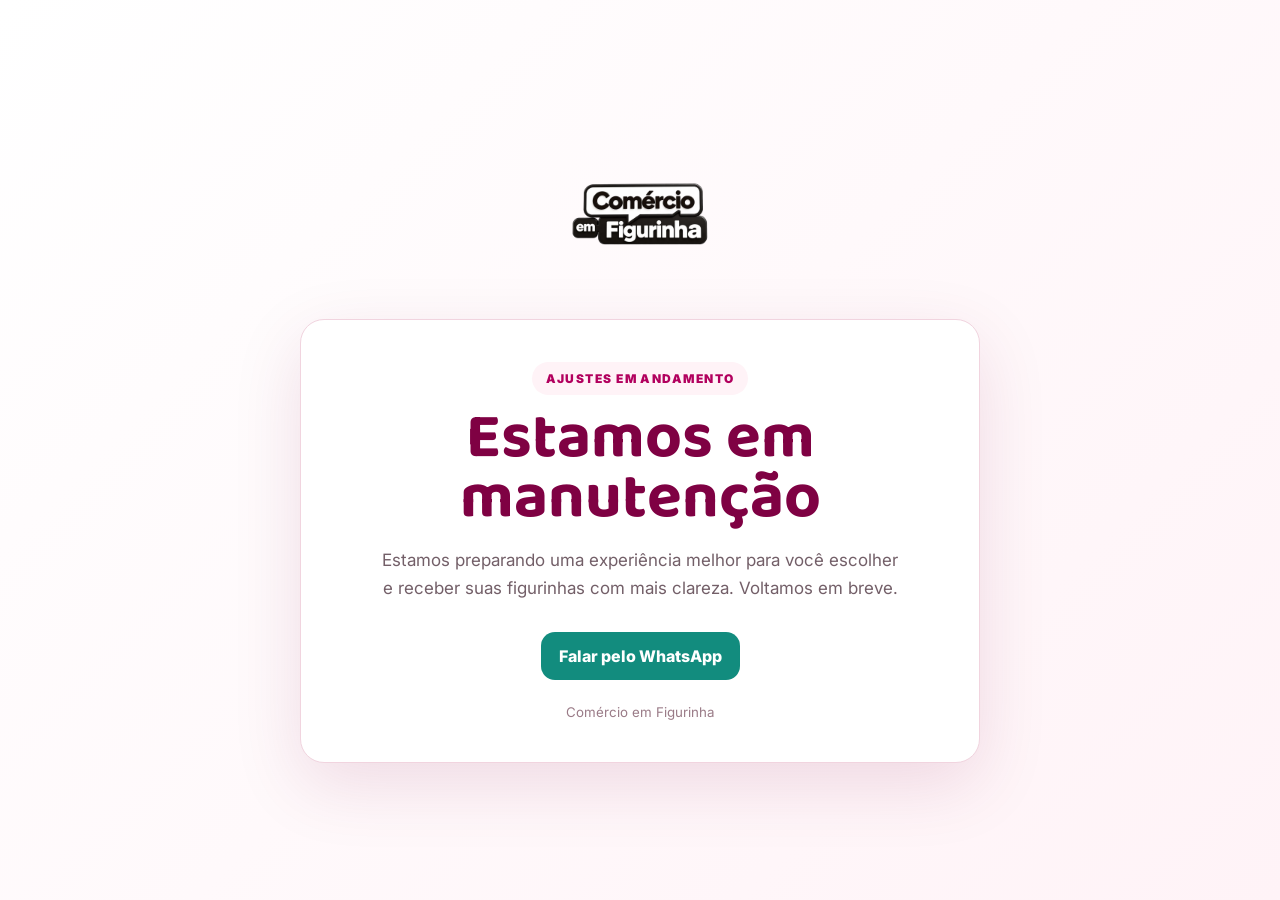
<file: manutencao.html>
<!doctype html>
<html lang="pt-BR">
<head>
  <meta charset="utf-8">
  <meta name="viewport" content="width=device-width,initial-scale=1">
  <meta name="theme-color" content="#b2005e">
  <meta name="robots" content="noindex,nofollow">
  <title>Em manutenção | Comércio em Figurinha</title>
  <link rel="preconnect" href="https://fonts.googleapis.com">
  <link rel="preconnect" href="https://fonts.gstatic.com" crossorigin>
  <link href="https://fonts.googleapis.com/css2?family=Baloo+2:wght@700;800&family=Inter:wght@400;600;700;800&display=swap" rel="stylesheet">
  <link rel="icon" href="icone.ico">
  <style>
    :root{--pink:#b2005e;--pink-dark:#7f0143;--ink:#281006;--muted:#735f68;--cream:#fff3f7;--line:#f1d4df}
    *{box-sizing:border-box}
    body{margin:0;min-height:100vh;display:grid;place-items:center;padding:28px;font-family:Inter,system-ui,sans-serif;color:var(--ink);background:linear-gradient(135deg,#fff 0%,var(--cream) 100%)}
    main{width:min(680px,100%);text-align:center}
    img{width:150px;height:auto;max-width:48vw;margin-bottom:28px}
    .panel{background:#fff;border:1px solid var(--line);border-radius:24px;padding:42px 28px;box-shadow:0 22px 70px rgba(127,1,67,.12)}
    .eyebrow{display:inline-block;margin-bottom:14px;border-radius:999px;background:var(--cream);color:var(--pink);font-size:12px;font-weight:900;letter-spacing:.12em;padding:9px 14px}
    h1{font-family:"Baloo 2",Inter,sans-serif;font-size:clamp(38px,7vw,64px);line-height:.95;margin:0 0 16px;color:var(--pink-dark)}
    p{margin:0 auto;color:var(--muted);font-size:17px;line-height:1.65;max-width:520px}
    .actions{display:flex;justify-content:center;gap:12px;flex-wrap:wrap;margin-top:30px}
    a{display:inline-flex;align-items:center;justify-content:center;border-radius:14px;padding:14px 18px;font-weight:800;text-decoration:none}
    .whats{background:#128c7e;color:#fff}
    .ghost{border:1px solid var(--line);color:var(--pink-dark);background:#fff}
    small{display:block;margin-top:24px;color:#9a7b87}
    @media(max-width:520px){.panel{padding:34px 20px}.actions{flex-direction:column}a{width:100%}}
  </style>
</head>
<body>
  <main>
    <img src="assets/logo.webp" alt="Comércio em Figurinha" width="800" height="800" decoding="async">
    <section class="panel" aria-labelledby="titulo">
      <span class="eyebrow">AJUSTES EM ANDAMENTO</span>
      <h1 id="titulo">Estamos em manutenção</h1>
      <p>Estamos preparando uma experiência melhor para você escolher e receber suas figurinhas com mais clareza. Voltamos em breve.</p>
      <div class="actions">
        <a class="whats" href="https://wa.me/5518996961409" target="_blank" rel="noopener">Falar pelo WhatsApp</a>
      </div>
      <small>Comércio em Figurinha</small>
    </section>
  </main>
</body>
</html>
</file>
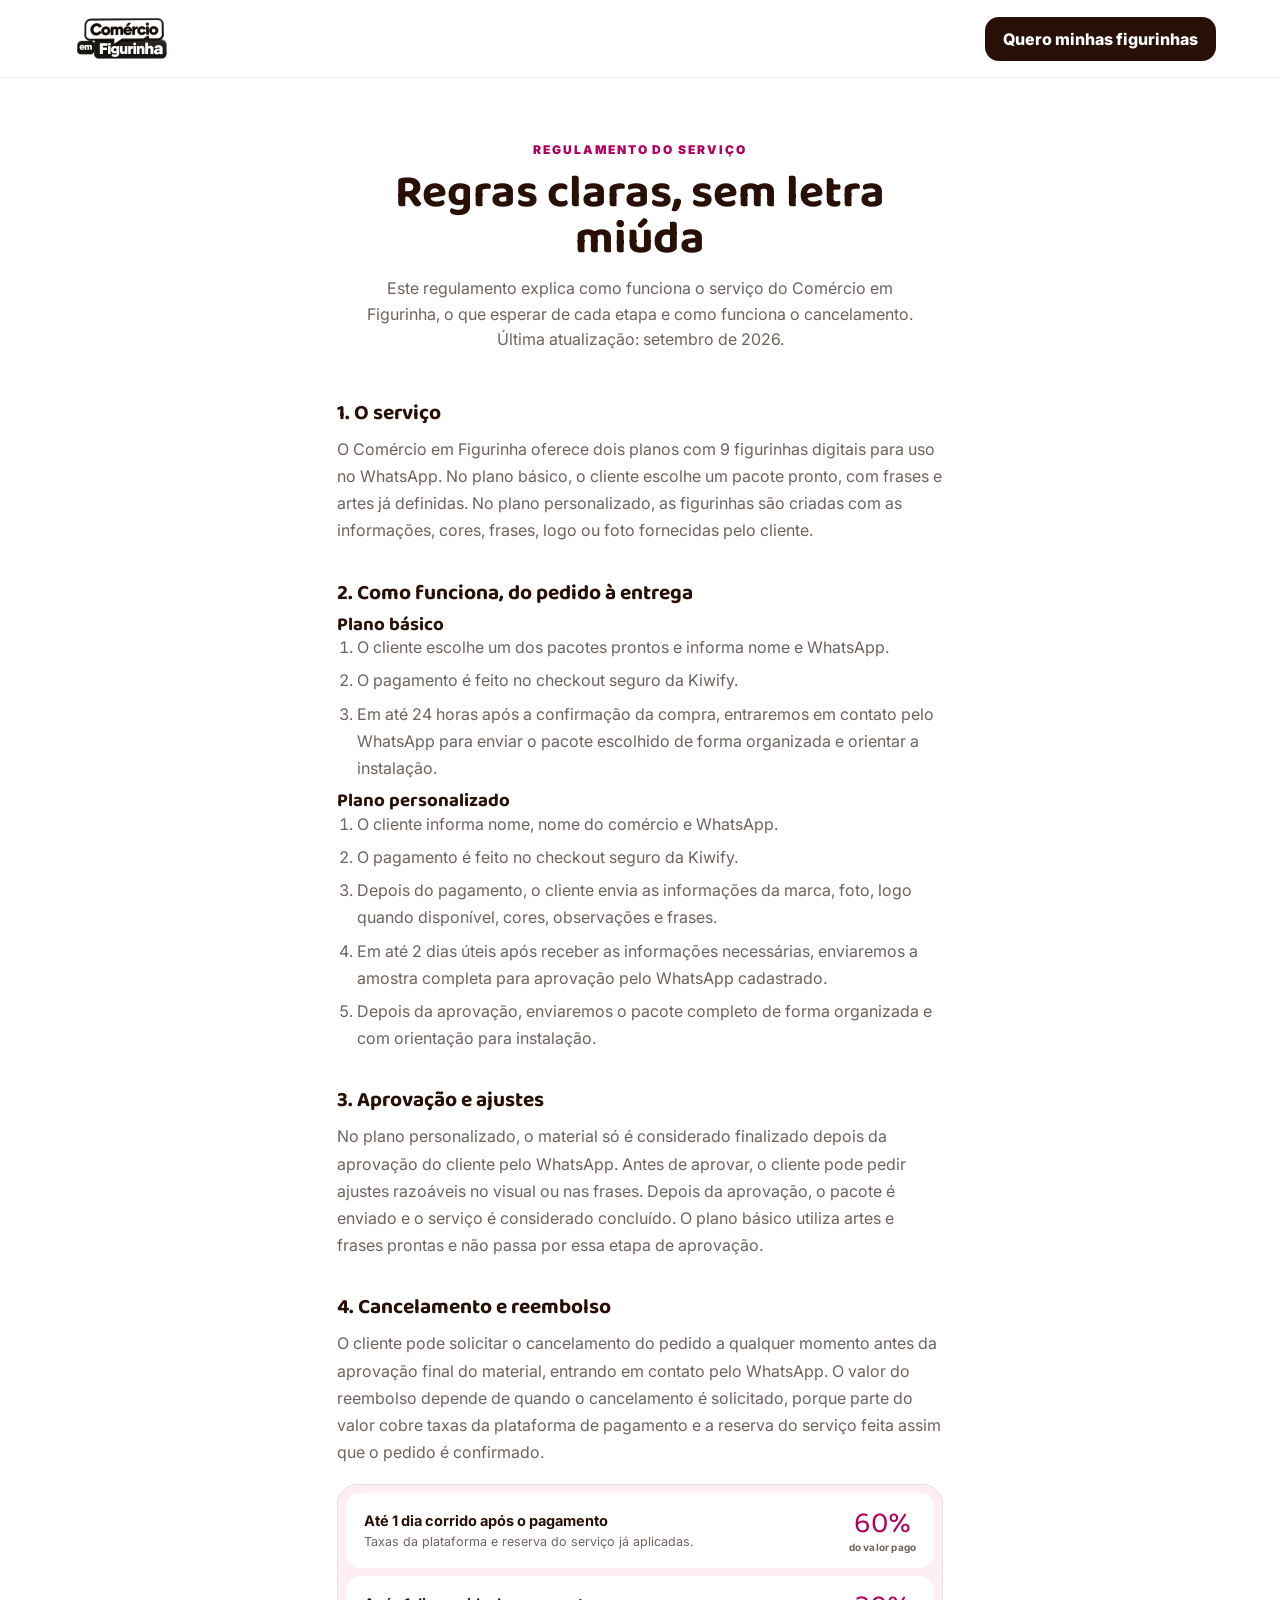
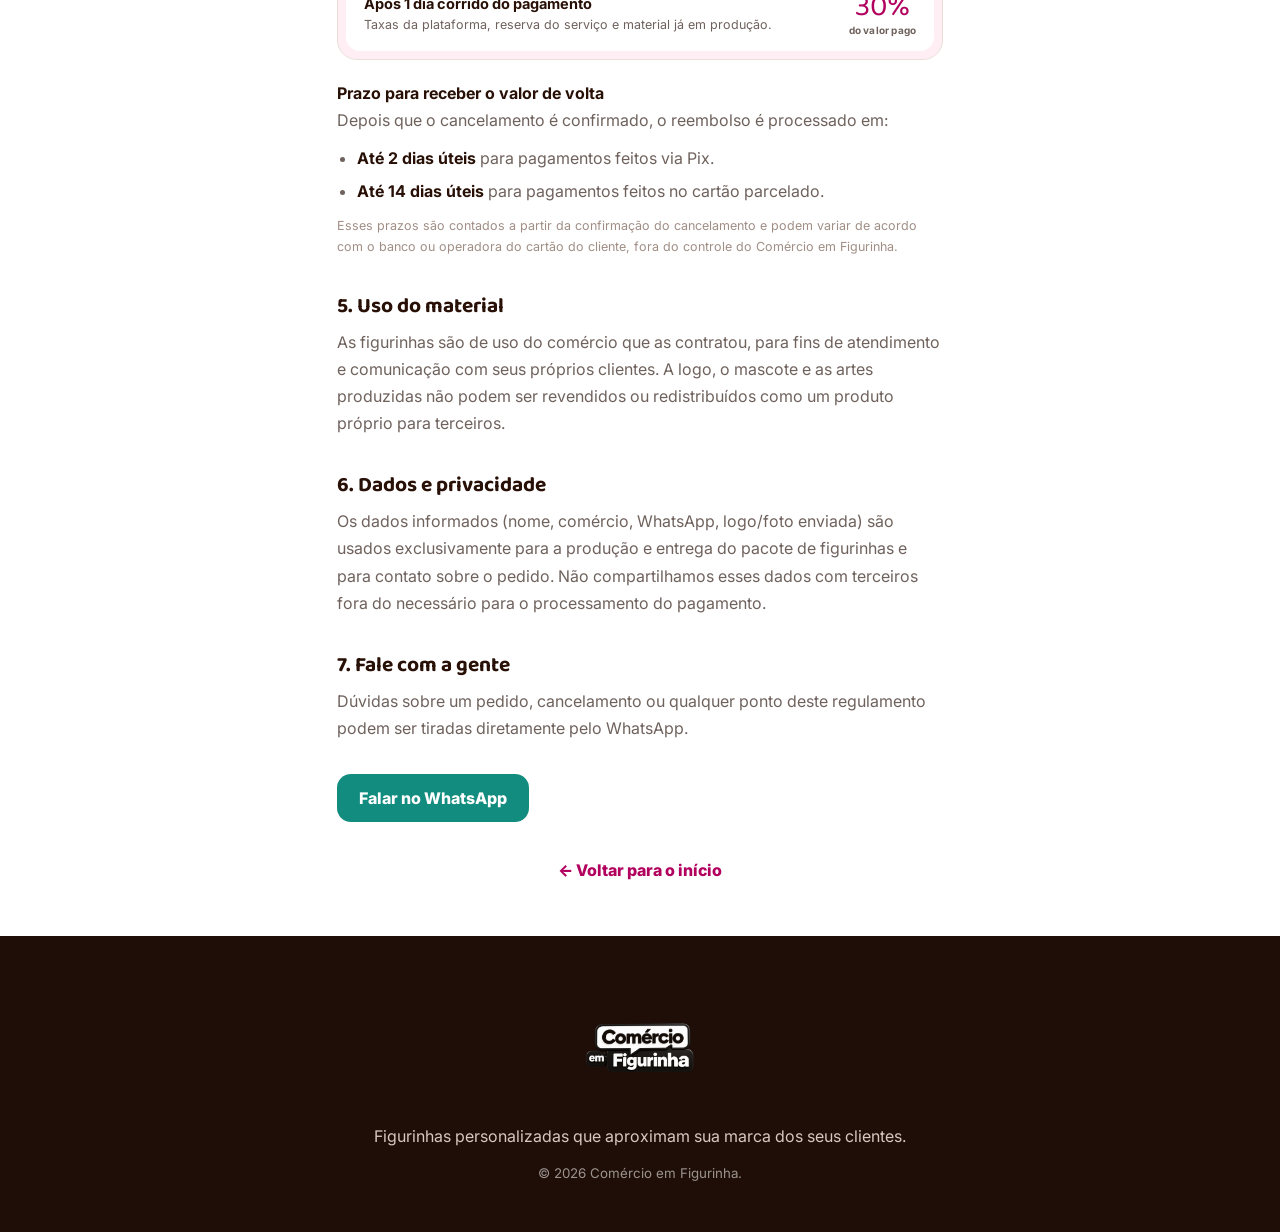
<file: regulamento.html>
<!doctype html>
<html lang="pt-BR">
<head>
  <meta charset="utf-8">
  <meta name="viewport" content="width=device-width,initial-scale=1">
  <meta name="theme-color" content="#ff6a00">
  <meta name="description" content="Regulamento do serviço Comércio em Figurinha: prazos, uso do material e política de cancelamento e reembolso.">
  <meta name="robots" content="index,follow">
  <link rel="canonical" href="https://comercioemfigurinha.github.io/landing-page/regulamento.html">
  <title>Regulamento | Comércio em Figurinha</title>
  <meta property="og:locale" content="pt_BR">
  <meta property="og:type" content="article">
  <meta property="og:title" content="Regulamento | Comércio em Figurinha">
  <meta property="og:description" content="Prazos, funcionamento, uso do material, cancelamento e reembolso dos pacotes de figurinhas.">
  <meta property="og:url" content="https://comercioemfigurinha.github.io/landing-page/regulamento.html">
  <meta property="og:image" content="https://comercioemfigurinha.github.io/landing-page/assets/logo.webp">
  <meta name="twitter:card" content="summary">
  <link rel="preconnect" href="https://fonts.googleapis.com">
  <link rel="preconnect" href="https://fonts.gstatic.com" crossorigin>
  <link href="https://fonts.googleapis.com/css2?family=Baloo+2:wght@600;700;800&family=Inter:wght@400;500;600;700;800&display=swap" rel="stylesheet">
  <link rel="stylesheet" href="css/style.css">
</head>
<body>
  <header class="topbar">
    <a class="brand" href="index.html" aria-label="Comércio em Figurinha - início">
      <img src="assets/logo.webp" alt="Comércio em Figurinha" width="800" height="800" decoding="async">
    </a>
    <a class="top-cta" href="index.html#montar">Quero minhas figurinhas</a>
  </header>

  <main class="legal">
    <div class="legal-head">
      <span class="eyebrow">REGULAMENTO DO SERVIÇO</span>
      <h1>Regras claras, sem letra miúda</h1>
      <p>Este regulamento explica como funciona o serviço do Comércio em Figurinha, o que esperar de cada etapa e como funciona o cancelamento. Última atualização: setembro de 2026.</p>
    </div>

    <div class="legal-body">

      <section>
        <h2>1. O serviço</h2>
        <p>O Comércio em Figurinha oferece dois planos com 9 figurinhas digitais para uso no WhatsApp. No plano básico, o cliente escolhe um pacote pronto, com frases e artes já definidas. No plano personalizado, as figurinhas são criadas com as informações, cores, frases, logo ou foto fornecidas pelo cliente.</p>
      </section>

      <section>
        <h2>2. Como funciona, do pedido à entrega</h2>
        <h3>Plano básico</h3>
        <ol>
          <li>O cliente escolhe um dos pacotes prontos e informa nome e WhatsApp.</li>
          <li>O pagamento é feito no checkout seguro da Kiwify.</li>
          <li>Em até 24 horas após a confirmação da compra, entraremos em contato pelo WhatsApp para enviar o pacote escolhido de forma organizada e orientar a instalação.</li>
        </ol>
        <h3>Plano personalizado</h3>
        <ol>
          <li>O cliente informa nome, nome do comércio e WhatsApp.</li>
          <li>O pagamento é feito no checkout seguro da Kiwify.</li>
          <li>Depois do pagamento, o cliente envia as informações da marca, foto, logo quando disponível, cores, observações e frases.</li>
          <li>Em até 2 dias úteis após receber as informações necessárias, enviaremos a amostra completa para aprovação pelo WhatsApp cadastrado.</li>
          <li>Depois da aprovação, enviaremos o pacote completo de forma organizada e com orientação para instalação.</li>
        </ol>
      </section>

      <section>
        <h2>3. Aprovação e ajustes</h2>
        <p>No plano personalizado, o material só é considerado finalizado depois da aprovação do cliente pelo WhatsApp. Antes de aprovar, o cliente pode pedir ajustes razoáveis no visual ou nas frases. Depois da aprovação, o pacote é enviado e o serviço é considerado concluído. O plano básico utiliza artes e frases prontas e não passa por essa etapa de aprovação.</p>
      </section>

      <section id="cancelamento">
        <h2>4. Cancelamento e reembolso</h2>
        <p>O cliente pode solicitar o cancelamento do pedido a qualquer momento antes da aprovação final do material, entrando em contato pelo WhatsApp. O valor do reembolso depende de quando o cancelamento é solicitado, porque parte do valor cobre taxas da plataforma de pagamento e a reserva do serviço feita assim que o pedido é confirmado.</p>

        <div class="refund-box">
          <div class="refund-row">
            <div class="refund-when">
              <b>Até 1 dia corrido após o pagamento</b>
              <small>Taxas da plataforma e reserva do serviço já aplicadas.</small>
            </div>
            <div class="refund-pct">60%<span>do valor pago</span></div>
          </div>
          <div class="refund-row">
            <div class="refund-when">
              <b>Após 1 dia corrido do pagamento</b>
              <small>Taxas da plataforma, reserva do serviço e material já em produção.</small>
            </div>
            <div class="refund-pct">30%<span>do valor pago</span></div>
          </div>
        </div>

        <p><b>Prazo para receber o valor de volta</b><br>
        Depois que o cancelamento é confirmado, o reembolso é processado em:</p>
        <ul>
          <li><b>Até 2 dias úteis</b> para pagamentos feitos via Pix.</li>
          <li><b>Até 14 dias úteis</b> para pagamentos feitos no cartão parcelado.</li>
        </ul>
        <p class="muted-note">Esses prazos são contados a partir da confirmação do cancelamento e podem variar de acordo com o banco ou operadora do cartão do cliente, fora do controle do Comércio em Figurinha.</p>
      </section>

      <section>
        <h2>5. Uso do material</h2>
        <p>As figurinhas são de uso do comércio que as contratou, para fins de atendimento e comunicação com seus próprios clientes. A logo, o mascote e as artes produzidas não podem ser revendidos ou redistribuídos como um produto próprio para terceiros.</p>
      </section>

      <section>
        <h2>6. Dados e privacidade</h2>
        <p>Os dados informados (nome, comércio, WhatsApp, logo/foto enviada) são usados exclusivamente para a produção e entrega do pacote de figurinhas e para contato sobre o pedido. Não compartilhamos esses dados com terceiros fora do necessário para o processamento do pagamento.</p>
      </section>

      <section>
        <h2>7. Fale com a gente</h2>
        <p>Dúvidas sobre um pedido, cancelamento ou qualquer ponto deste regulamento podem ser tiradas diretamente pelo WhatsApp.</p>
        <a class="whats-support" id="whatsSupportLink" target="_blank" rel="noopener">Falar no WhatsApp</a>
      </section>

    </div>

    <p class="legal-back"><a href="index.html">← Voltar para o início</a></p>
  </main>

  <footer><img src="assets/logo.webp" alt="" width="800" height="800" loading="lazy" decoding="async"><p>Figurinhas personalizadas que aproximam sua marca dos seus clientes.</p><small>© <span id="year"></span> Comércio em Figurinha.</small></footer>

  <script src="js/supabase-config.js"></script>
  <script>
    document.querySelector('#whatsSupportLink').href = (window.CHECKOUT_CONFIG||{}).whatsappSuporte || '#';
    document.querySelector('#year').textContent = new Date().getFullYear();
  </script>
</body>
</html>
</file>
<file: css/style.css>
:root{--orange:#b2005e;--orange2:#7f0143;--ink:#281006;--muted:#6f625d;--cream:#ffeff4;--line:#eadfd8;--green:#128c7e;--shadow:0 20px 50px rgba(61,26,5,.12)}*{box-sizing:border-box}html{scroll-behavior:smooth}body{margin:0;font-family:Inter,system-ui,sans-serif;color:var(--ink);background:#fff}a{text-decoration:none;color:inherit}.topbar{height:78px;padding:8px max(5vw,24px);display:flex;align-items:center;justify-content:space-between;position:sticky;top:0;z-index:30;background:rgba(255,255,255,.92);backdrop-filter:blur(14px);border-bottom:1px solid rgba(40,16,6,.07)}.brand img{width:115px;height:100px;object-fit:contain}.top-cta,.btn{display:inline-flex;align-items:center;justify-content:center;border-radius:14px;font-weight:800;transition:.2s}.top-cta{background:var(--ink);color:#fff;padding:12px 18px}.top-cta:hover,.btn:hover{transform:translateY(-2px)}.hero{min-height:650px;display:grid;grid-template-columns:1fr 1fr;align-items:center;gap:50px;padding:70px max(6vw,28px);overflow:hidden;background:radial-gradient(circle at 85% 10%,#ffe5d0 0,transparent 28%),linear-gradient(135deg,#fff 40%,#fff7ef)}.hero-copy{max-width:650px}.eyebrow{font-size:12px;letter-spacing:.16em;font-weight:900;color:var(--orange)}h1,h2,h3{font-family:"Baloo 2",Inter,sans-serif;margin:0;line-height:1}.hero h1{font-size:clamp(48px,6vw,78px);letter-spacing:-.045em;margin:14px 0 20px}.hero h1 span{color:var(--orange)}.hero p{font-size:19px;line-height:1.6;color:var(--muted);max-width:600px}.hero-actions{display:flex;gap:12px;margin:30px 0}.btn{padding:15px 22px}.btn.primary{background:linear-gradient(135deg,var(--orange),var(--orange2));color:#fff;box-shadow:0 12px 30px rgba(255,105,0,.25)}.btn.ghost{border:1px solid var(--line);background:#fff}.mini-proof{display:flex;gap:10px;flex-wrap:wrap;font-size:13px;color:#6d5c53}.hero-art{position:relative;display:flex;justify-content:center}.phone-card{width:min(500px,90%);border-radius:36px;overflow:hidden;transform:rotate(2deg);box-shadow:0 30px 80px rgba(70,29,4,.25);border:8px solid #fff}.phone-card img{width:100%;display:block}.float-tag{position:absolute;bottom:10%;left:-1%;background:#fff;border-radius:999px;padding:13px 18px;font-weight:800;box-shadow:var(--shadow);transform:rotate(-3deg)}.benefits{display:grid;grid-template-columns:repeat(3,1fr);gap:16px;max-width:1180px;margin:-30px auto 0;position:relative;z-index:3;padding:0 24px}.benefits article{background:#fff;padding:22px;border-radius:22px;box-shadow:var(--shadow);display:flex;gap:14px;align-items:center}.benefits article>span{width:48px;height:48px;display:grid;place-items:center;border-radius:50%;background:#fff1e8;color:var(--orange);font-size:23px}.benefits b,.benefits small{display:block}.benefits small{color:var(--muted);margin-top:5px;line-height:1.4}.how,.builder{padding:110px max(6vw,28px)}.section-head{text-align:center;max-width:700px;margin:0 auto 45px}.section-head h2,.builder-intro h2{font-size:clamp(36px,4vw,52px);margin-top:12px}.steps{max-width:1050px;margin:auto;display:grid;grid-template-columns:repeat(auto-fit,minmax(220px,1fr));gap:22px}.steps article{padding:15px;border:1px solid var(--line);border-radius:22px;background:#fff}.steps i{font-style:normal;width:42px;height:42px;display:grid;place-items:center;border-radius:12px;background:var(--orange);color:#fff;font-weight:900}.steps h3{font-size:23px;margin:20px 0 8px}.steps p{color:var(--muted);line-height:1.6;margin:0}.builder{background:var(--cream)}.builder-intro{max-width:720px;margin:0 auto 40px;text-align:center}.builder-intro p{color:var(--muted);line-height:1.6}.package-grid{max-width:1050px;margin:auto;display:grid;grid-template-columns:repeat(3,1fr);gap:18px}.package{position:relative;background:#fff;border:2px solid transparent;border-radius:24px;padding:26px;cursor:pointer;box-shadow:0 10px 35px rgba(60,30,15,.06);transition:.2s;min-height:250px}.package:hover{transform:translateY(-3px)}.package.selected{border-color:var(--orange);box-shadow:0 12px 35px rgba(255,105,0,.12)}.package input{position:absolute;opacity:0}.check{position:absolute;right:18px;top:18px;width:28px;height:28px;border-radius:50%;display:grid;place-items:center;background:#eee;color:transparent;font-weight:900}.selected .check{background:var(--orange);color:#fff}.package-icon{font-size:36px;display:block;margin-bottom:25px}.package-copy b,.package-copy small,.package-copy em{display:block}.package-copy b{font-family:"Baloo 2";font-size:25px}.package-copy small{color:var(--muted);line-height:1.5;min-height:68px}.package-copy em{font-style:normal;font-size:20px;font-weight:900;margin-top:14px;color:var(--orange)}.included{position:absolute;top:-11px;left:22px;background:var(--ink);color:#fff;font-size:10px;font-weight:900;letter-spacing:.08em;padding:6px 9px;border-radius:8px}.summary{max-width:1050px;margin:22px auto;background:var(--ink);color:#fff;border-radius:20px;padding:20px 26px;display:flex;justify-content:space-between;align-items:center}.summary small,.summary strong,.summary span{display:block}.summary small{opacity:.65;font-size:12px}.summary strong{font-size:20px;margin-top:4px}.summary span{color:#ffc399;font-size:12px;margin-top:5px}.total{text-align:right}.total strong{font-family:"Baloo 2";font-size:36px;color:#ff8a2c}.lead-box{max-width:1050px;margin:22px auto 0;background:#fff;border-radius:26px;padding:34px;box-shadow:0 12px 40px rgba(55,25,8,.07)}.lead-title{text-align:center;margin-bottom:28px}.lead-title>span{font-size:12px;color:var(--orange);font-weight:900}.lead-title h3{font-size:30px;margin:8px}.lead-title p{color:var(--muted);margin:0}.fields{display:grid;grid-template-columns:1fr 1fr;gap:18px}.fields label span{display:block;font-size:13px;font-weight:800;margin:0 0 8px}.fields input,.fields textarea{width:100%;border:1px solid var(--line);border-radius:12px;padding:14px 15px;font:inherit;outline:none;background:#fff}.fields input:focus,.fields textarea:focus{border-color:var(--orange);box-shadow:0 0 0 3px rgba(255,105,0,.08)}.full{grid-column:1/-1}.consent{display:flex;gap:10px;align-items:flex-start;font-size:12px;color:var(--muted);margin:20px 0}.consent input{margin-top:2px}.submit{width:100%;border:0;border-radius:14px;padding:17px 20px;background:linear-gradient(135deg,var(--orange),var(--orange2));color:#fff;font:800 16px Inter;cursor:pointer;box-shadow:0 12px 30px rgba(255,105,0,.2)}.submit span{float:right}.form-note{text-align:center;font-size:11px;color:#8b7e77}.hp{display:none!important}.complete{margin:0;display:flex;justify-content:space-between;align-items:center;gap:30px;padding:70px max(7vw,30px);background:linear-gradient(135deg,#ff6500,#ff9000);color:#fff}.complete>div{max-width:750px}.complete h2{font-size:clamp(36px,4vw,52px);margin:10px 0}.complete h2 b{color:#351305}.complete p{line-height:1.6;opacity:.9}.eyebrow.light{color:#fff2e8}.btn.white{background:#fff;color:var(--ink);white-space:nowrap}footer{text-align:center;padding:50px 24px;background:#1f0e07;color:#fff}footer img{width:120px;height:auto}footer p{color:#d8c7be}footer small{opacity:.55}@media(max-width:850px){.hero{grid-template-columns:1fr;padding-top:45px}.hero-copy{text-align:center;margin:auto}.hero-actions{justify-content:center}.mini-proof{justify-content:center}.hero-art{margin-top:10px}.benefits,.steps,.package-grid{grid-template-columns:1fr}.benefits{margin-top:20px}.how,.builder{padding:75px 20px}.package{min-height:auto}.package-copy small{min-height:auto}.fields{grid-template-columns:1fr}.full{grid-column:auto}.complete{flex-direction:column;text-align:center}.top-cta{font-size:12px;padding:10px 12px}}@media(max-width:520px){.topbar{height:68px;padding:6px 14px}.brand img{width:92px}.hero{padding:42px 18px}.hero h1{font-size:44px}.hero p{font-size:16px}.hero-actions{flex-direction:column}.phone-card{width:100%;border-width:5px;border-radius:24px}.float-tag{font-size:12px;left:2%}.benefits{padding:0 14px}.summary{align-items:flex-start;gap:15px;padding:18px;flex-direction:column}.total{text-align:left}.lead-box{padding:24px 18px}.complete{padding:55px 20px}}
/* formulário em etapas */
.wizard-progress{max-width:1050px;height:7px;background:#eadfd8;border-radius:20px;margin:0 auto 8px;overflow:hidden}.wizard-progress span{display:block;height:100%;background:linear-gradient(90deg,var(--orange),var(--orange2));transition:.3s}.wizard-label{max-width:1050px;margin:0 auto 24px;display:flex;justify-content:space-between;color:var(--muted);font-size:12px}.form-step{display:none;max-width:1050px;margin:0 auto;background:#fff;border-radius:26px;padding:34px;box-shadow:0 12px 40px rgba(55,25,8,.07)}.form-step.active{display:block;animation:stepIn .25s ease}@keyframes stepIn{from{opacity:0;transform:translateY(8px)}to{opacity:1;transform:none}}.step-copy{text-align:center;margin-bottom:28px}.step-copy>span{font-size:11px;letter-spacing:.12em;color:var(--orange);font-weight:900}.step-copy h3{font-size:32px;margin:8px}.step-copy p{color:var(--muted);margin:0;line-height:1.5}.form-step .package-grid{grid-template-columns:repeat(3,1fr)}.compact-fields{max-width:650px;margin:auto;display:grid;gap:18px}.compact-fields label>span{display:block;font-size:13px;font-weight:800;margin-bottom:8px}.compact-fields input[type=text],.compact-fields input[type=tel],.compact-fields input:not([type]){width:100%;border:1px solid var(--line);border-radius:14px;padding:15px;font:inherit}.upload-box{border:2px dashed #e7cdbd;border-radius:18px;padding:22px;text-align:center;cursor:pointer;background:#fffaf6}.upload-box input{display:none}.upload-box strong,.upload-box small{display:block}.upload-box strong{color:var(--orange);font-size:16px;margin:10px}.upload-box small{color:var(--muted);font-weight:500}.phrases-list{max-width:720px;margin:auto;display:grid;gap:9px}.phrase-row{display:grid;grid-template-columns:34px 1fr 24px;align-items:center;gap:10px;border:1px solid var(--line);border-radius:13px;padding:7px 12px;background:#fff}.phrase-row b{width:28px;height:28px;display:grid;place-items:center;border-radius:9px;background:#fff1e8;color:var(--orange)}.phrase-row input{border:0;outline:0;padding:8px 2px;font:600 14px Inter;width:100%;color:var(--ink)}.phrase-row span{color:#a58e81}.wizard-actions{max-width:1050px;margin:18px auto 0;display:flex;justify-content: center;gap:12px}.wizard-actions button{border:0;border-radius:14px;padding:15px 22px;font:800 15px Inter;cursor:pointer}.next{background:var(--ink);color:#fff;}.back{background:#fff;border:1px solid var(--line)!important;color:var(--ink)}.review-card{display:grid;grid-template-columns:1fr 1fr;gap:12px;max-width:700px;margin:auto}.review-card div{background:#fff8f2;border-radius:14px;padding:15px}.review-card small,.review-card b{display:block}.review-card small{color:var(--muted);font-size:11px;margin-bottom:5px}.review-card .wide{grid-column:1/-1}.form-step .summary{margin:22px 0 0}.form-step .consent{max-width:700px;margin:22px auto}.form-step .submit{max-width:700px;display:block;margin:auto}@media(max-width:850px){.form-step .package-grid{grid-template-columns:1fr}}@media(max-width:520px){.form-step{padding:24px 15px}.step-copy h3{font-size:27px}.wizard-label{padding:0 4px}.review-card{grid-template-columns:1fr}.review-card .wide{grid-column:auto}.phrase-row{grid-template-columns:30px 1fr 18px;padding:6px 8px}}

/* ================= NOVA DINÂMICA (v2) ================= */

/* Overlay de carregamento */
#cefLoading{position:fixed;inset:0;background:rgba(40,16,6,.55);backdrop-filter:blur(3px);display:flex;align-items:center;justify-content:center;z-index:999;opacity:0;pointer-events:none;transition:opacity .25s}
#cefLoading.show{opacity:1;pointer-events:auto}
.loading-card{background:#fff;border-radius:22px;padding:34px 30px;max-width:340px;width:90%;text-align:center;box-shadow:0 30px 70px rgba(0,0,0,.3)}
.loading-spin{width:52px;height:52px;margin:0 auto 18px;border-radius:50%;border:5px solid #ffe1c4;border-top-color:var(--orange);animation:cefspin .8s linear infinite}
@keyframes cefspin{to{transform:rotate(360deg)}}
.loading-text{font-weight:700;color:var(--ink);line-height:1.5}

/* Barra/lista de progresso (tracker) */
.tracker-wrap{max-width:640px;margin:0 auto 26px;background:#fff;border:1px solid var(--line);border-radius:20px;padding:18px 22px}
.tracker{list-style:none;margin:0;padding:0;display:flex;flex-direction:column;gap:11px}
.tracker li{display:flex;align-items:center;gap:12px;font-size:13.5px;color:var(--muted);font-weight:600}
.tracker li.done{color:#9c9188}
.tracker li.done .tracker-text{text-decoration:line-through;text-decoration-color:#c9bcb2}
.tracker-dot{width:22px;height:22px;flex:none;border-radius:50%;background:#f1e9e2;display:grid;place-items:center;font-size:12px;font-weight:900;color:#fff}
.tracker li.done .tracker-dot{background:var(--orange)}
.tracker li:not(.done):first-of-type{color:var(--ink)}

/* Seletor de estilo (logo vs mascote) */
.style-grid{max-width:720px;margin:0 auto;display:grid;grid-template-columns:1fr 1fr;gap:16px}
.style-card{position:relative;border-radius:22px;overflow:hidden;cursor:pointer;border:3px solid transparent;background:#fff;box-shadow:0 10px 30px rgba(60,30,15,.08);transition:.2s}
.style-card:hover{transform:translateY(-3px)}
.style-card.selected{border-color:var(--orange)}
.style-card input{position:absolute;opacity:0}
.style-card img{width:100%;aspect-ratio:1/1;object-fit:cover;display:block}
.style-card-label{display:block;padding:14px;text-align:center}
.style-card-label b{display:block;font-family:"Baloo 2";font-size:19px}
.style-card-label small{display:block;color:var(--muted);line-height:1.35}
.style-card .check{position:absolute;top:12px;right:12px;width:30px;height:30px;border-radius:50%;background:rgba(255,255,255,.9);display:grid;place-items:center;color:transparent;font-weight:900}
.style-card.selected .check{background:var(--orange);color:#fff}

.examples-toggle{
    display: block;
    margin: 18px auto 0;
    border: 1px solid #fff;
    border-radius: 999px;
    padding: 11px 20px;
    font: 800 13px Inter;
    color: #ffffff;
    cursor: pointer;
    background-color: #fd7801;
    box-shadow: 0px 0px 15px rgba(253, 120, 1, 0.8);
}

.examples-strip{max-width:900px;margin:20px auto 0;overflow:hidden;max-height:0;opacity:0;transition:max-height .35s ease,opacity .25s ease}
.examples-strip.open{max-height:700px;opacity:1}
.examples-hint{text-align:center;font-size:13px;font-weight:700;color:var(--muted);margin:0 0 12px}

.ex-carousel{position:relative}
.ex-track{position:relative;display:flex;gap:12px;overflow-x:auto;padding:4px 6%;scroll-snap-type:x mandatory;-webkit-overflow-scrolling:touch;scrollbar-width:none}
.ex-track::-webkit-scrollbar{display:none}
.ex-slide{position:relative;flex:0 0 88%;margin:0;scroll-snap-align:center;border-radius:16px;overflow:hidden;background:#fff;border:1px solid var(--line)}
.ex-slide img{width:100%;aspect-ratio:16/9;object-fit:cover;display:block}

/* áreas clicáveis: metade esquerda = logo, metade direita = mascote */
.ex-hit{position:absolute;top:0;bottom:0;width:50%;border:0;padding:0;background:transparent;cursor:pointer;-webkit-tap-highlight-color:transparent;transition:background .15s}
.ex-hit.left{left:0}
.ex-hit.right{right:0}
.ex-hit:hover,.ex-hit:active,.ex-hit:focus-visible{background:rgba(255,105,0,.14);outline:2px solid var(--orange);outline-offset:-2px}

.ex-arrow{position:absolute;top:50%;transform:translateY(-50%);z-index:2;width:34px;height:34px;border-radius:50%;border:0;background:#fff;color:var(--ink);font-size:22px;line-height:1;cursor:pointer;box-shadow:0 4px 14px rgba(40,16,6,.2)}
.ex-arrow.prev{left:2px}
.ex-arrow.next{right:2px}
.ex-arrow:disabled{opacity:.35;cursor:default}

.ex-dots{display:flex;justify-content:center;gap:8px;margin-top:12px}
.ex-dots button{width:9px;height:9px;padding:0;border:0;border-radius:50%;background:var(--line);cursor:pointer;transition:.2s}
.ex-dots button.active{background:var(--orange);width:22px;border-radius:6px}

@media (max-width: 600px) {
  .ex-track { padding: 4px 0; gap: 10px; }
  .ex-slide { flex: 0 0 100%; }

  /* setas menores e translúcidas para não cobrirem o exemplo */
  .ex-arrow {
    width: 30px; height: 30px; font-size: 20px;
    background: rgba(255,255,255,.85);
  }
  .ex-arrow.prev { left: 6px; }
  .ex-arrow.next { right: 6px; }
}

/* FAQ */
.faq{padding:90px max(6vw,28px);max-width:820px;margin:0 auto}
.faq-item{border-bottom:1px solid var(--line)}
.faq-q{width:100%;text-align:left;background:none;border:0;padding:20px 4px;font:800 17px "Baloo 2",Inter,sans-serif;color:var(--ink);cursor:pointer;display:flex;justify-content:space-between;align-items:center;gap:16px}
.faq-q .plus{flex:none;width:26px;height:26px;border-radius:50%;background:var(--cream);color:var(--orange);display:grid;place-items:center;font-size:16px;transition:transform .2s}
.faq-item.open .faq-q .plus{transform:rotate(45deg)}
.faq-a{max-height:0;overflow:hidden;transition:max-height .3s ease}
.faq-item.open .faq-a{max-height:300px}
.faq-a p{margin:0 4px 20px;color:var(--muted);line-height:1.6;font-size:15px}

/* Preço único (substitui o antigo package-grid de 3 opções) */
.price-single{max-width:420px;margin:0 auto 26px;background:linear-gradient(135deg,var(--orange),var(--orange2));color:#fff;border-radius:22px;padding:22px 26px;text-align:center;box-shadow:0 16px 40px rgba(255,105,0,.25)}
.price-single b{display:block;font-family:"Baloo 2";font-size:44px}
.price-single small{opacity:.9}

/* Tela final pós-pagamento */
.final-card{max-width:600px;margin:0 auto;background:#fff;border-radius:26px;padding:38px 30px;text-align:center;box-shadow:0 20px 60px rgba(40,20,0,.1)}
.final-card .big-check{width:70px;height:70px;border-radius:50%;background:var(--orange);color:#fff;font-size:34px;display:grid;place-items:center;margin:0 auto 18px}
.final-card ul{text-align:left;max-width:440px;margin:20px auto;padding:0;list-style:none;display:grid;gap:12px}
.final-card ul li{display:flex;gap:10px;align-items:flex-start;color:var(--muted);line-height:1.5}
.final-card ul li b{color:var(--ink)}
.whats-support{display:inline-flex;align-items:center;gap:10px;margin-top:22px;background:#128c7e;color:#fff;font-weight:800;padding:14px 22px;border-radius:14px}

/* Formulário pós-pagamento (sucesso.html) */
.post-form{max-width:700px;margin:0 auto;background:#fff;border-radius:26px;padding:34px;box-shadow:0 12px 40px rgba(55,25,8,.07)}

@media(max-width:600px){
  .style-grid{grid-template-columns:1fr 1fr}
  .examples-strip{grid-template-columns:1fr}
}

/* Etapas com flip + âncora de rolagem na etapa ativa */
#leadForm{perspective:1400px}
.form-step{scroll-margin-top:96px;backface-visibility:hidden}
.form-step.flip-out{animation:flipOut .23s ease-in forwards}
.form-step.active.flip-in{animation:flipIn .4s ease-out}
@keyframes flipOut{from{transform:rotateY(0);opacity:1}to{transform:rotateY(90deg);opacity:.2}}
@keyframes flipIn{from{transform:rotateY(-90deg);opacity:.2}to{transform:rotateY(0);opacity:1}}
.checklist-card{max-width:520px;margin:0 auto 26px;background:var(--cream);border-radius:20px;padding:22px 24px}
.checklist-card .tracker li{font-size:15px}
.tracker-dot{border:2px solid #e3d6cc;background:#fff}
.tracker li.done .tracker-dot{border-color:var(--orange)}
.form-step .form-note{max-width:520px;margin:14px auto 0;line-height:1.5}

/*  Animação de pulse   */
.pulse {
  --pulse-speed: 1.6s;   /* velocidade: menor = mais rápido */
  --pulse-scale: 1.05;   /* intensidade do "crescer": 1.02 sutil, 1.1 forte */
  --pulse-glow: 18px;    /* alcance do brilho/sombra */
  --pulse-color: 255, 105, 0; /* RGB do brilho (laranja da marca) */

  animation: pulse var(--pulse-speed) ease-in-out infinite;
}

@keyframes pulse {
  0%, 100% {
    transform: scale(1);
    box-shadow: 0 0 0 0 rgba(var(--pulse-color), .45);
  }
  50% {
    transform: scale(var(--pulse-scale));
    box-shadow: 0 0 var(--pulse-glow) 4px rgba(var(--pulse-color), 0);
  }
}

/* Respeita quem desativou animações no sistema */
@media (prefers-reduced-motion: reduce) {
  .pulse { animation: none; }
}

/* ================= Página de Regulamento ================= */
.legal{max-width:760px;margin:0 auto;padding:60px max(6vw,22px) 40px}
.legal-head{text-align:center;margin-bottom:50px}
.legal-head h1{font-size:clamp(32px,4.5vw,46px);margin:12px 0 14px}
.legal-head p{color:var(--muted);line-height:1.6;max-width:560px;margin:0 auto}
.legal-body section{margin-bottom:38px}
.legal-body h2{font-size:21px;margin-bottom:12px}
.legal-body p{color:var(--muted);line-height:1.7;margin:0 0 10px}
.legal-body ol,.legal-body ul{color:var(--muted);line-height:1.7;padding-left:20px;margin:0 0 10px}
.legal-body li{margin-bottom:6px}
.legal-body b{color:var(--ink)}
.legal-body .muted-note{font-size:12.5px;color:#a08e85}

.refund-box{background:var(--cream);border:1px solid var(--line);border-radius:20px;padding:8px;margin:18px 0 20px;display:grid;gap:8px}
.refund-row{background:#fff;border-radius:14px;padding:16px 18px;display:flex;justify-content:space-between;align-items:center;gap:16px}
.refund-when b{display:block;font-size:14.5px;color:var(--ink)}
.refund-when small{display:block;color:var(--muted);margin-top:4px;line-height:1.4;font-size:12.5px}
.refund-pct{flex:none;text-align:center;font-family:"Baloo 2";font-size:30px;color:var(--orange);line-height:1}
.refund-pct span{display:block;font-family:Inter;font-size:10px;font-weight:700;color:var(--muted);margin-top:3px;letter-spacing:.02em}

.legal-back{text-align:center;margin-top:10px}
.legal-back a{color:var(--orange);font-weight:800}

@media(max-width:520px){
  .legal{padding:40px 18px 30px}
  .refund-row{flex-direction:column;align-items:flex-start;gap:8px;text-align:left}
  .refund-pct{align-self:flex-end}
}

/* Opções de pacote */
.offer-grid{display:grid;grid-template-columns:repeat(2,minmax(0,1fr));gap:18px;max-width:930px;margin:0 auto}.offer-card{position:relative;display:flex;flex-direction:column;align-items:flex-start;gap:13px;padding:28px 25px;background:#fff;border:2px solid var(--line);border-radius:22px;cursor:pointer;box-shadow:0 12px 35px rgba(0,0,0,.04);transition:transform .2s,border-color .2s}.offer-card:hover{transform:translateY(-3px)}.offer-card.selected{border-color:var(--orange);box-shadow:0 12px 35px var(--sh,rgba(255,100,0,.16))}.offer-card input{position:absolute;opacity:0;pointer-events:none}.offer-tag{display:inline-block;background:var(--soft);color:var(--ink);border-radius:99px;font-size:10px;letter-spacing:.07em;font-weight:900;padding:8px 11px}.offer-tag.premium{background:var(--ink);color:white}.offer-card h4{font-family:'Baloo 2',sans-serif;font-size:26px;line-height:1.1;margin:4px 0 0}.offer-price{font-family:'Baloo 2',sans-serif;font-size:37px;line-height:1;color:var(--orange);font-weight:800}.offer-price small{display:block;font:600 12px Inter,sans-serif;color:var(--muted);margin-top:8px}.offer-card p{margin:0;color:var(--muted);line-height:1.55}.offer-detail{font-size:13px;line-height:1.55;color:var(--ink)}.offer-choice{margin-top:auto;padding-top:10px;font-weight:800;color:var(--orange)}.custom-intro,.tema-info{max-width:930px;margin:18px auto 0;padding:16px 20px;border-radius:16px;background:var(--soft);line-height:1.6;font-size:14px}.custom-intro[hidden],.tema-info:empty{display:none}@media(max-width:700px){.offer-grid{grid-template-columns:1fr}.offer-card{padding:23px 20px}}

/* Seletor visual de pacotes */
.model-grid{display:grid;grid-template-columns:repeat(3,minmax(0,1fr));gap:12px;margin:18px 0}.model-card{border:2px solid #e5e7eb;border-radius:14px;padding:8px;text-align:center}.model-card.chosen{border-color:#16a34a;background:#f0fdf4}.model-select,.model-zoom,.niche-toggle,.niche-list button{cursor:pointer}.model-select{border:0;background:transparent;width:100%;display:flex;flex-direction:column;gap:7px;align-items:center}.model-select img{width:100%;aspect-ratio:1;object-fit:contain;background:#f3f4f6;border-radius:9px}.model-select strong{font-size:13px}.model-select span,.model-zoom{font-size:12px}.model-zoom{margin-top:9px;border:0;background:transparent;text-decoration:underline}.niche-toggle{width:100%;border:1px solid #ddd;background:#fff;padding:12px;border-radius:10px}.niche-list{display:flex;flex-wrap:wrap;gap:8px;margin-top:12px}.niche-list[hidden],.image-lightbox[hidden],#customPreview[hidden],#basicPicker[hidden]{display:none!important}.niche-list button{padding:9px 12px;border:1px solid #ddd;background:white;border-radius:20px;text-transform:capitalize}.custom-images{display:grid;grid-template-columns:1fr 1fr;gap:12px;margin:18px 0}.custom-images div{aspect-ratio:1;background:#f3f4f6;border-radius:12px;display:flex;flex-direction:column;align-items:center;justify-content:center;overflow:hidden}.custom-images img{width:100%;max-height:85%;object-fit:contain}.custom-images span{font-size:12px}@media(max-width:420px){.model-grid{gap:5px}.model-card{padding:4px}.model-select strong{font-size:11px}}

/* Cartões com flip individual e prévia interativa */
.offer-card{perspective:1200px;min-width:0;isolation:isolate}
.offer-card .offer-front{display:flex;flex-direction:column;align-items:flex-start;gap:13px;width:100%;min-height:100%;backface-visibility:hidden;transition:transform .55s ease,opacity .35s ease}
.offer-card .offer-back{position:absolute;inset:0;overflow-y:auto;border-radius:19px;padding:20px;display:flex;flex-direction:column;gap:9px;background:#fff;backface-visibility:hidden;transform:rotateY(-180deg);opacity:0;pointer-events:none;transition:transform .55s ease,opacity .35s ease;cursor:default}
.offer-card.is-flipped .offer-front{transform:rotateY(180deg);opacity:0;pointer-events:none}
.offer-card.is-flipped .offer-back{transform:rotateY(0);opacity:1;pointer-events:auto}
.offer-card.is-flipped{transform:none!important;min-height:380px}
.offer-footer{margin-top:auto;width:100%;display:flex;justify-content:space-between;align-items:center;gap:8px;flex-wrap:wrap}
.offer-choice{margin-top:0;font-size:13px}
.offer-examples,.offer-back-select,.offer-back-close{font-family:inherit;cursor:pointer;border-radius:11px;border:1px solid var(--line);font-weight:800}
.offer-examples{font-size:12px;padding:10px 12px;background:var(--soft);color:var(--ink);white-space:nowrap}
.offer-back-head{display:flex;align-items:center;justify-content:space-between;gap:8px}
.offer-back-head strong{font-size:17px;color:var(--ink)}
.offer-back-close{background:#f5f5f5;padding:7px 10px}
.offer-back .flip-model-grid{display:grid;grid-template-columns:repeat(3,minmax(0,1fr));gap:6px}
.offer-back .flip-model{border:2px solid #e5e7eb;background:white;border-radius:10px;padding:5px;cursor:pointer;min-width:0}
.offer-back .flip-model.chosen{border-color:#16a34a;background:#f0fdf4}
.offer-back .flip-model img{display:block;width:100%;aspect-ratio:1;object-fit:contain;border-radius:6px;background:#f3f4f6}
.offer-back .flip-model span{font-size:10px;font-weight:700;display:block;margin:4px 0}
.offer-back .flip-model .flip-zoom{font-size:10px;text-decoration:underline;display:block}
.offer-back .flip-other{border:1px solid var(--line);background:#413838;border-radius:9px;padding:9px;cursor:pointer;color:#fff; font-weight:700;}
.offer-back .flip-niches{display:flex;flex-wrap:wrap;gap:5px}
.offer-back .flip-niches[hidden]{display:none}
.offer-back .flip-niches button{border:1px solid var(--line);background:white;padding:6px 8px;border-radius:8px;cursor:pointer;font-size:11px;text-transform:capitalize}
.offer-back-select{margin-top:auto;width:100%;padding:13px;background:var(--orange);color:white;border:none}
.offer-back-select:disabled{opacity:.55;cursor:not-allowed}
.offer-back .custom-images{margin:5px 0}
.offer-back .custom-images div{min-height:105px}
.offer-back .offer-back-note{font-size:12px;color:var(--muted);line-height:1.4}
@media(prefers-reduced-motion:reduce){.offer-card .offer-front,.offer-card .offer-back{transition:none}}

/* Carrossel central com vizinhos parcialmente visíveis, swipe e setas */
.offer-card.is-flipped{min-height:485px}
.offer-back .flip-carousel{position:relative;overflow:hidden;width:100%;min-height:215px;touch-action:pan-y;outline-offset:3px}
.offer-back .flip-carousel-track{position:relative;height:215px;width:100%}
.offer-back .flip-slide{position:absolute;top:5px;left:50%;width:78%;height:200px;border:2px solid transparent;border-radius:14px;background:#f6f6f6;padding:5px;display:flex;flex-direction:column;gap:4px;align-items:center;transition:transform .32s ease,opacity .32s ease;opacity:0;pointer-events:none;transform:translateX(-50%) scale(.65);cursor:pointer;box-shadow:0 6px 18px #0001}
.offer-back .flip-slide img{width:100%;height:calc(100% - 24px);object-fit:contain;border-radius:9px}
.offer-back .flip-slide span{font-size:12px;font-weight:800}
.offer-back .flip-slide.active{z-index:3;opacity:1;pointer-events:auto;transform:translateX(-50%) scale(1);border-color:var(--orange)}
.offer-back .flip-slide.before{z-index:2;opacity:.65;pointer-events:auto;transform:translateX(-123%) scale(.78)}
.offer-back .flip-slide.after{z-index:2;opacity:.65;pointer-events:auto;transform:translateX(23%) scale(.78)}
.offer-back .flip-carousel-controls{display:flex;align-items:center;justify-content:center;gap:20px}
.offer-back .flip-carousel-controls button{border:1px solid var(--line);border-radius:50%;background:white;width:35px;height:35px;font-size:23px;cursor:pointer}
.offer-back .flip-count{font-size:12px;font-weight:800;color:var(--muted)}
@media(max-width:700px){.offer-card.is-flipped{min-height:510px}.offer-back .flip-slide{width:82%}}
@media(prefers-reduced-motion:reduce){.offer-back .flip-slide{transition:none}}

/* Premium: cada slide exibe o antes e depois juntos, sem miniaturas ilegíveis */
.offer-back .flip-slide:has(.premium-pair){height:240px;width:92%;padding:9px;justify-content:center}
.offer-back .flip-carousel:has(.premium-pair),.offer-back .flip-carousel-track:has(.premium-pair){min-height:255px;height:255px}
.premium-pair{display:grid;grid-template-columns:1fr 1fr;gap:8px;width:100%;min-width:0;flex:1}
.premium-pair>div{display:flex;flex-direction:column;min-width:0;gap:4px}
.premium-pair img{width:100%!important;height:175px!important;object-fit:contain;background:#fff;border-radius:9px}
.premium-pair small{text-align:center;font-size:10px;font-weight:700;color:#555}
.offer-back .flip-slide:has(.premium-pair).before{transform:translateX(-138%) scale(.76)}
.offer-back .flip-slide:has(.premium-pair).after{transform:translateX(38%) scale(.76)}
@media(max-width:700px){.offer-back .flip-slide:has(.premium-pair){width:94%}.premium-pair{gap:5px}.premium-pair img{height:155px!important}.offer-card.is-flipped:has(.premium-pair){min-height:550px}}

/* Premium: comparação vertical ampla com navegação flat nas laterais */
.offer-card.is-flipped:has(.premium-pair){min-height:850px}
.offer-back .flip-carousel:has(.premium-pair),
.offer-back .flip-carousel-track:has(.premium-pair){height:620px;min-height:620px}
.offer-back .flip-slide:has(.premium-pair){width:100%;height:608px;top:4px;padding:10px 30px;box-shadow:none;background:transparent;border:0;cursor:default}
.premium-pair{display:flex;flex-direction:column;align-items:center;justify-content:center;gap:12px;width:100%;flex:1}
.premium-pair>div{display:flex;flex-direction:column;align-items:center;gap:5px;width:100%;min-width:0}
.premium-pair img{display:block;width:100%!important;max-width:320px;height:248px!important;object-fit:contain;border-radius:12px;background:#fff}
.premium-pair small{font-size:12px}
.offer-back .flip-slide:has(.premium-pair).before,.offer-back .flip-slide:has(.premium-pair).after{opacity:0;pointer-events:none}
.offer-back .flip-carousel-controls:has(.premium-flat-arrow){position:relative;justify-content:center;gap:14px;margin-top:0}
.offer-back .flip-carousel-controls .premium-flat-arrow{border:0;background:transparent;box-shadow:none;width:42px;height:42px;display:grid;place-items:center;color:var(--ink);font-size:30px;font-weight:300}
.offer-back .flip-carousel-controls .premium-flat-arrow:hover{background:var(--soft)}
@media(max-width:700px){.offer-card.is-flipped:has(.premium-pair){min-height:800px}.offer-back .flip-carousel:has(.premium-pair),.offer-back .flip-carousel-track:has(.premium-pair){height:570px;min-height:570px}.offer-back .flip-slide:has(.premium-pair){height:560px;padding:6px 12px}.premium-pair img{height:225px!important;max-width:100%}}

.whatsapp-float-site{position:fixed;right:20px;bottom:20px;width:60px;height:60px;border-radius:50%;display:grid;place-items:center;background:#25d366;color:#fff;text-decoration:none;box-shadow:2px 2px 10px rgba(0,0,0,.3);font-size:34px;z-index:9999;transition:transform .2s,background-color .2s}
.whatsapp-float-site:hover,.whatsapp-float-site:focus-visible{background:#128c7e;transform:scale(1.08)}
@media(max-width:768px){.whatsapp-float-site{right:15px;bottom:15px;width:50px;height:50px;font-size:28px}}

/* Keep the preview in the top layer, independent of the form layout. */
html.lightbox-open,html.lightbox-open body{overflow:hidden;overscroll-behavior:none}
.image-lightbox{position:fixed;inset:0;width:100%;max-width:none;height:100%;height:100dvh;max-height:none;margin:0;border:0;padding:max(16px,env(safe-area-inset-top)) max(16px,env(safe-area-inset-right)) max(16px,env(safe-area-inset-bottom)) max(16px,env(safe-area-inset-left));background:transparent;color:#fff;overflow:hidden}
.image-lightbox[open]{display:grid;place-items:center}
.image-lightbox::backdrop{background:rgba(25,12,22,.42);-webkit-backdrop-filter:blur(14px);backdrop-filter:blur(14px)}
.lightbox-content{display:flex;flex-direction:column;align-items:center;gap:10px;max-width:100%;max-height:100%;min-height:0}
.image-lightbox img{display:block;width:auto;height:auto;max-width:100%;max-height:calc(100vh - 110px);max-height:calc(100dvh - 110px - env(safe-area-inset-top) - env(safe-area-inset-bottom));object-fit:contain;min-height:0;border-radius:12px;box-shadow:0 16px 48px #0004}
.image-lightbox button{position:static;align-self:flex-end;flex-shrink:0;display:flex;align-items:center;gap:10px;min-height:44px;padding:8px 16px;border:1px solid #ffffff70;border-radius:999px;background:#fff;color:#281006;font:700 14px Inter,system-ui,sans-serif;cursor:pointer;box-shadow:0 4px 18px #0002}
.image-lightbox button span{font-size:26px;line-height:1}
.image-lightbox button:focus-visible{outline:3px solid var(--orange);outline-offset:3px}

/* Proteção visual das amostras do plano básico. */
.basic-image-protected,.image-lightbox.basic-protected .lightbox-image-wrap{-webkit-user-select:none;user-select:none;-webkit-touch-callout:none}
.basic-image-protected{position:relative;display:block;width:100%;aspect-ratio:1;overflow:hidden;border-radius:9px}
.basic-image-protected img{display:block;width:100%;height:100%;object-fit:contain;background:#f3f4f6;pointer-events:none}
.image-lightbox.basic-protected .lightbox-image-wrap::after{content:"";position:absolute;inset:0;z-index:4;pointer-events:none;background-color:transparent;background-image:url("data:image/svg+xml,%3Csvg%20xmlns='http://www.w3.org/2000/svg'%20width='240'%20height='140'%3E%3Cg%20transform='rotate(-28%20120%2070)'%3E%3Ctext%20x='18'%20y='66'%20font-family='Arial,sans-serif'%20font-size='21'%20font-weight='700'%20fill='%23ffffff'%20fill-opacity='.68'%20stroke='%23000000'%20stroke-opacity='.24'%20stroke-width='1'%3EAMOSTRA%3C/text%3E%3Ctext%20x='12'%20y='88'%20font-family='Arial,sans-serif'%20font-size='10'%20font-weight='700'%20letter-spacing='1'%20fill='%23ffffff'%20fill-opacity='.68'%20stroke='%23000000'%20stroke-opacity='.24'%20stroke-width='.6'%3ECOMERCIO%20EM%20FIGURINHA%3C/text%3E%3C/g%3E%3C/svg%3E");background-repeat:repeat;background-size:180px 105px}
.offer-back .flip-slide .flip-basic-image{height:calc(100% - 24px);aspect-ratio:auto}
.offer-back .flip-slide .flip-basic-image img{height:100%;border-radius:9px}
.lightbox-image-wrap{position:relative;display:grid;place-items:center;max-width:100%;max-height:calc(100dvh - 110px);overflow:hidden;border-radius:12px}
.image-lightbox.basic-protected .lightbox-image-wrap::after{background-size:240px 140px}
</file>
